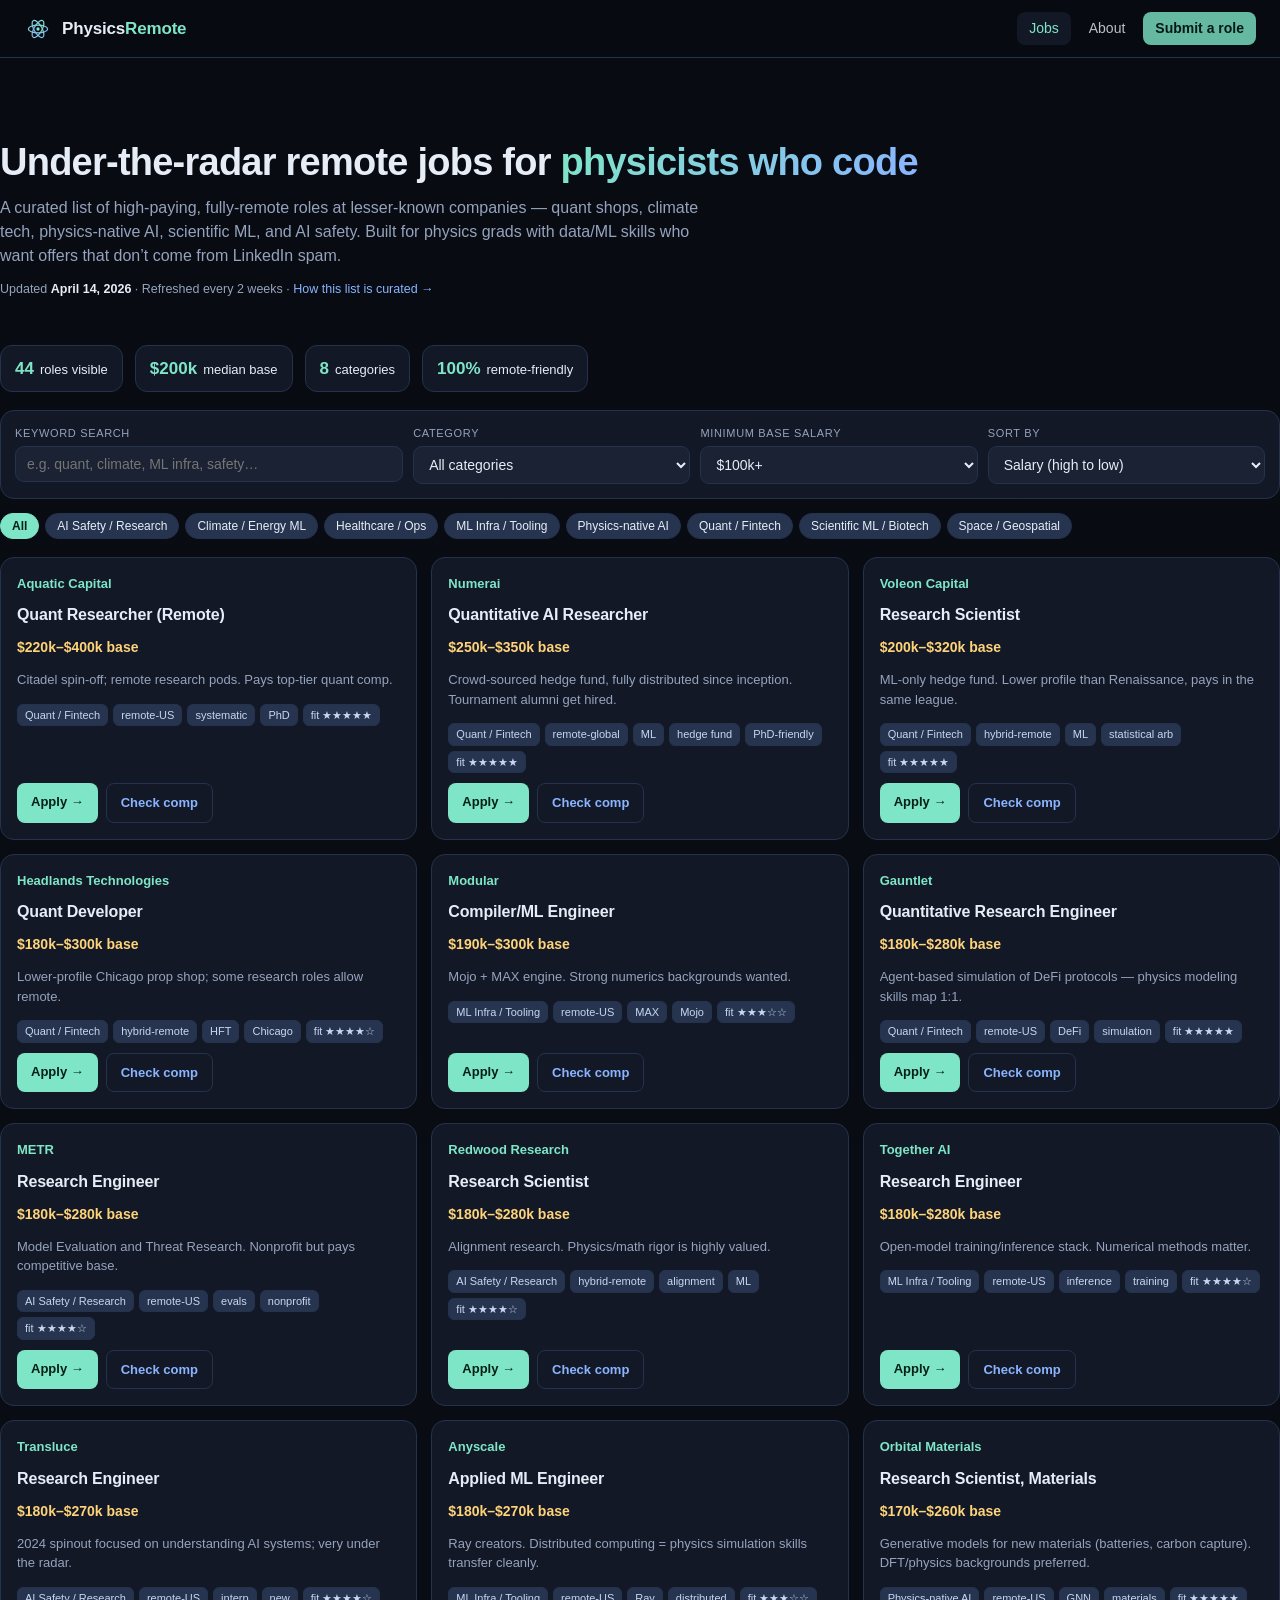
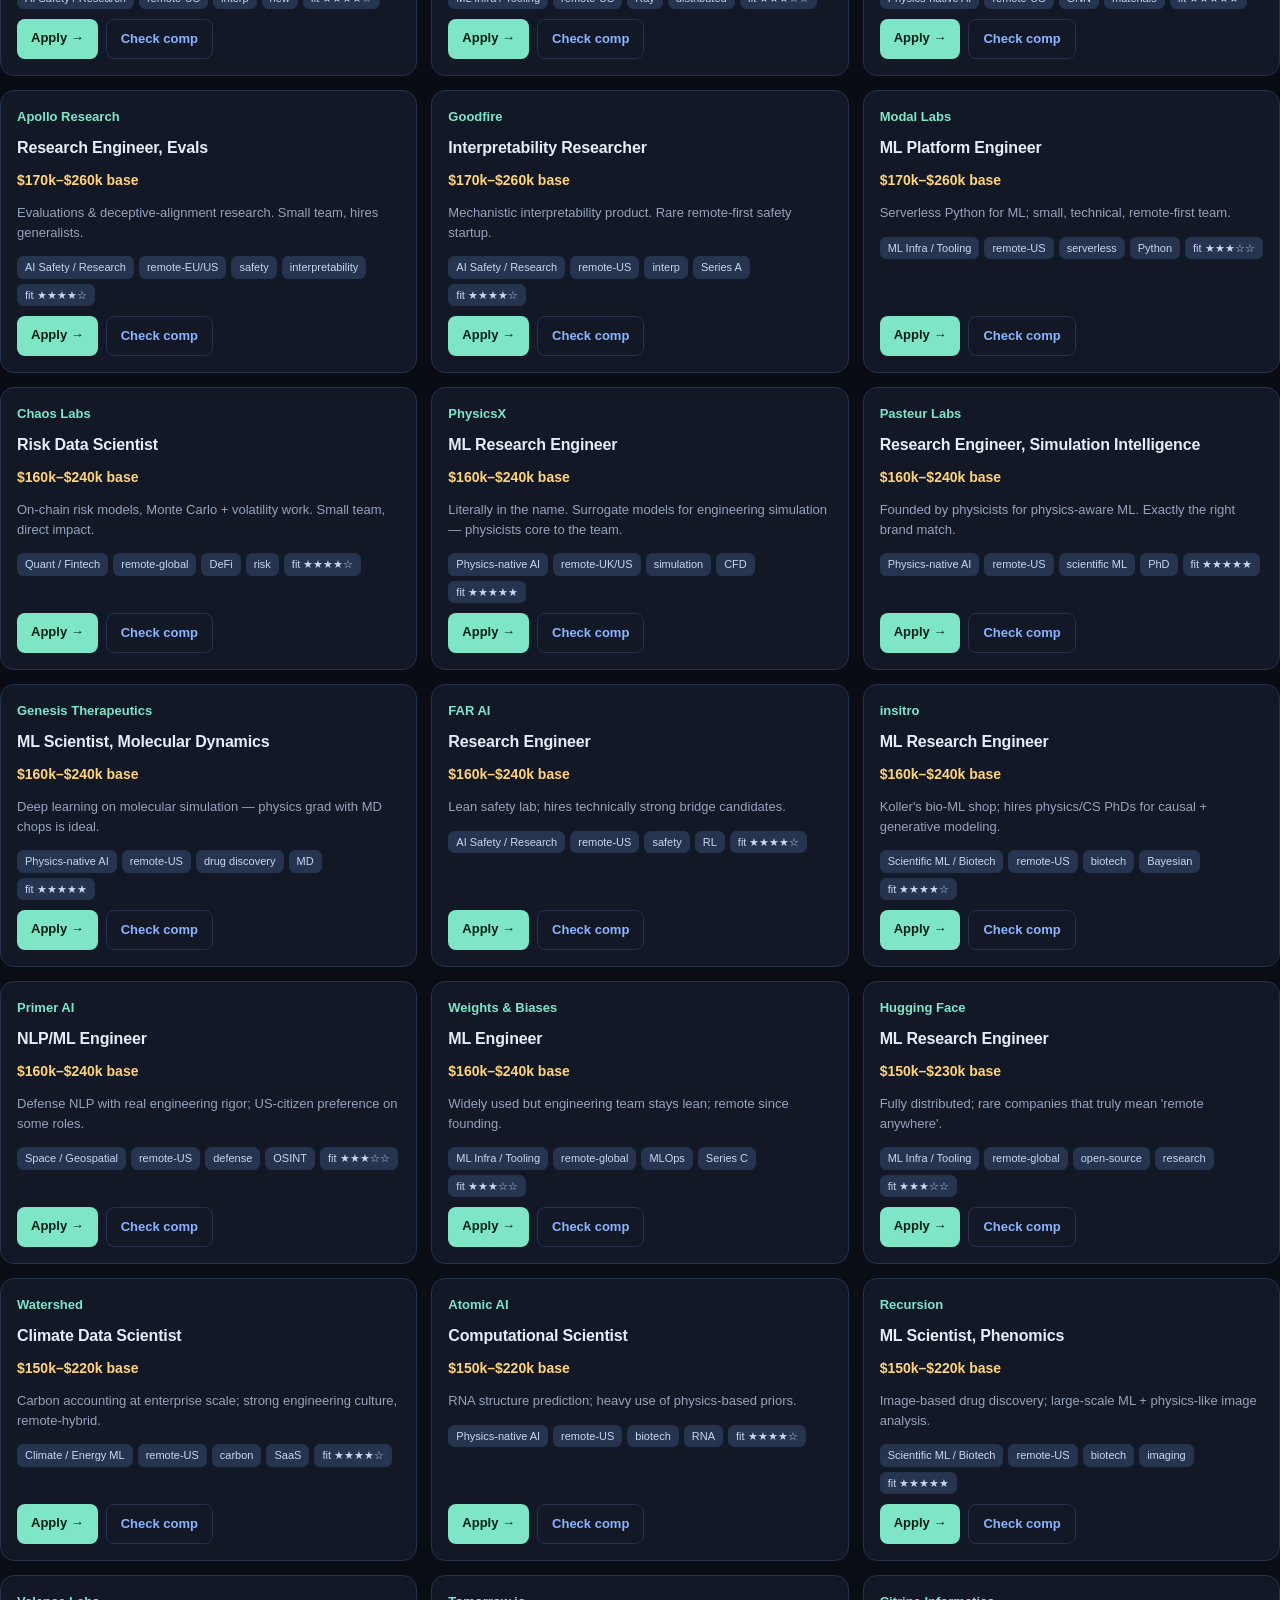
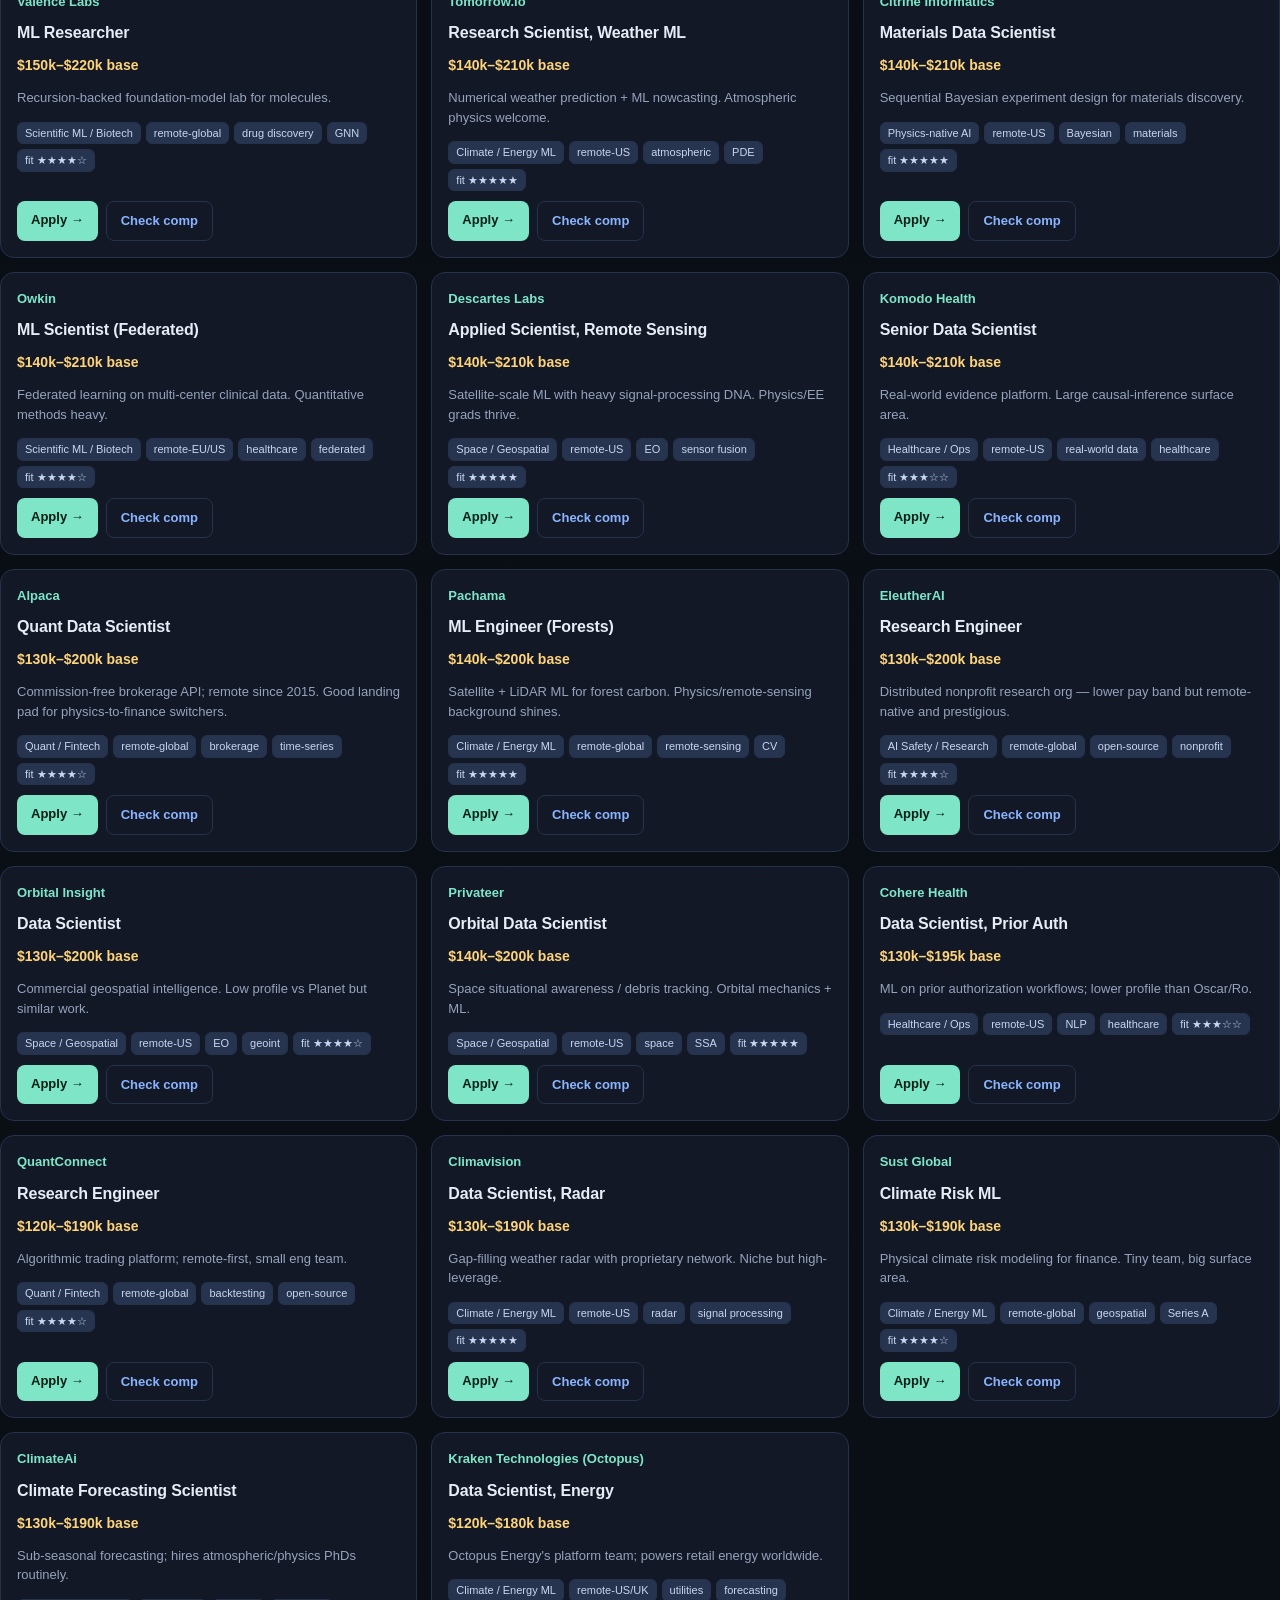
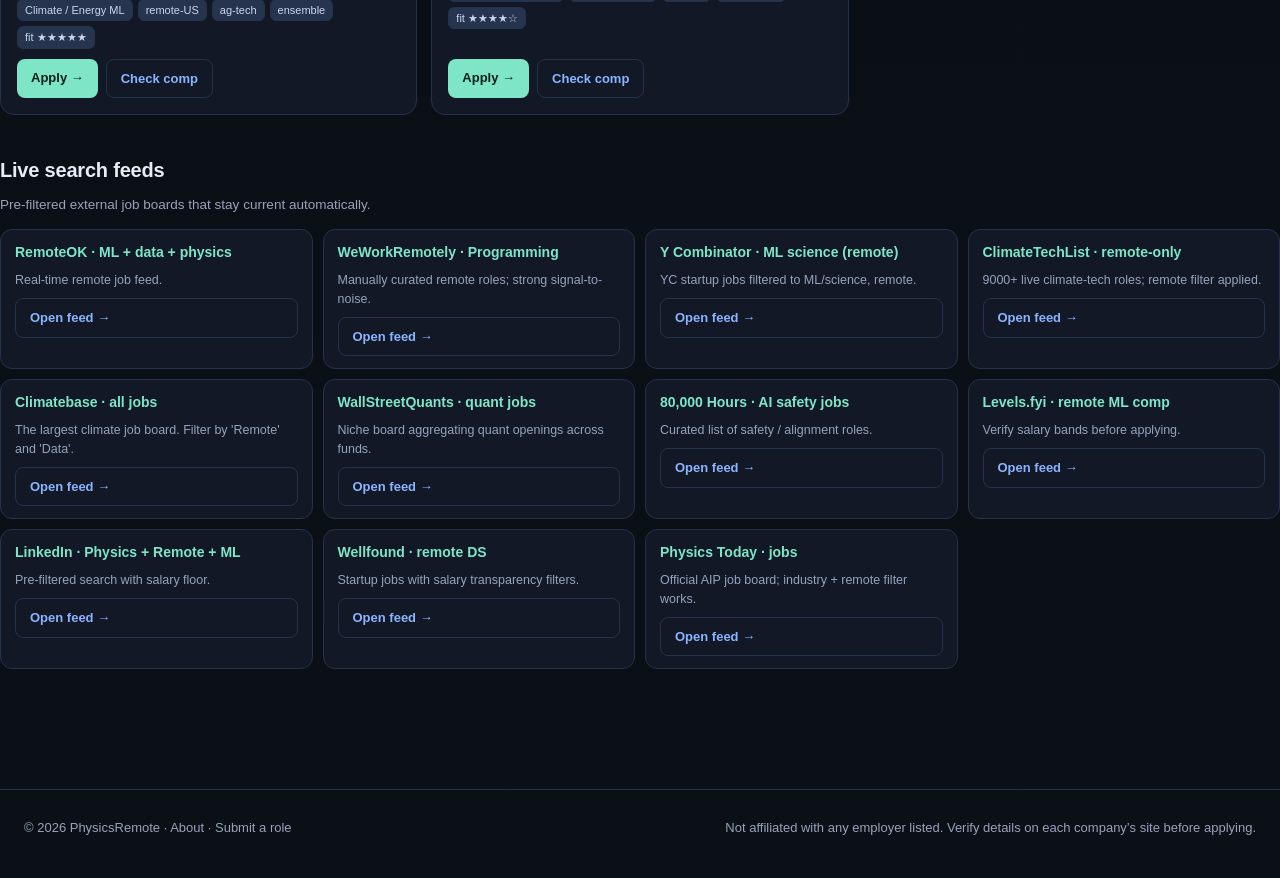
<file: index.html>
<!doctype html>
<html lang="en">
<head>
<meta charset="utf-8" />
<meta name="viewport" content="width=device-width,initial-scale=1" />
<title>PhysicsRemote · Under-the-radar remote jobs for physicists who code</title>
<meta name="description" content="A curated list of under-the-radar, fully-remote roles paying $100k+ for physics grads with data &amp; ML skills. Quant, climate tech, AI safety, scientific ML, and more. Updated every 2 weeks." />
<meta name="theme-color" content="#0b0f16" />
<link rel="icon" type="image/svg+xml" href="assets/favicon.svg" />
<link rel="canonical" href="https://physicsremote.github.io/" />
<meta property="og:type" content="website" />
<meta property="og:title" content="PhysicsRemote · Under-the-radar remote jobs for physicists who code" />
<meta property="og:description" content="Curated high-pay remote roles for physics grads with ML/data skills. Updated every 2 weeks." />
<meta property="og:url" content="https://physicsremote.github.io/" />
<meta name="twitter:card" content="summary_large_image" />
<meta name="twitter:title" content="PhysicsRemote" />
<meta name="twitter:description" content="Under-the-radar remote jobs for physicists who code. Updated every 2 weeks." />
<link rel="stylesheet" href="assets/styles.css" />
<script type="application/ld+json">
{"@context":"https://schema.org","@type":"WebSite","name":"PhysicsRemote","url":"https://physicsremote.github.io/","description":"Curated under-the-radar remote jobs for physics grads with ML/data skills."}
</script>
</head>
<body>
<nav class="nav">
  <div class="nav-inner">
    <a class="brand" href="./">
      <svg viewBox="0 0 64 64" aria-hidden="true">
        <defs><linearGradient id="bg" x1="0" x2="1" y1="0" y2="1">
          <stop offset="0" stop-color="#7ee6c7"/><stop offset="1" stop-color="#8ab4ff"/>
        </linearGradient></defs>
        <g fill="none" stroke="url(#bg)" stroke-width="2.8">
          <ellipse cx="32" cy="32" rx="22" ry="9"/>
          <ellipse cx="32" cy="32" rx="22" ry="9" transform="rotate(60 32 32)"/>
          <ellipse cx="32" cy="32" rx="22" ry="9" transform="rotate(120 32 32)"/>
        </g>
        <circle cx="32" cy="32" r="3.8" fill="#7ee6c7"/>
      </svg>
      <span class="brand-name">Physics<em>Remote</em></span>
    </a>
    <div class="nav-links">
      <a href="./" class="active">Jobs</a>
      <a href="about.html">About</a>
      <a class="nav-cta" href="submit.html">Submit a role</a>
    </div>
  </div>
</nav>
<main class="wrap page">
  <section class="hero">
    <h1>Under-the-radar remote jobs for <em>physicists who code</em></h1>
    <p class="lede">A curated list of high-paying, fully-remote roles at lesser-known companies &mdash; quant shops, climate tech, physics-native AI, scientific ML, and AI safety. Built for physics grads with data/ML skills who want offers that don&rsquo;t come from LinkedIn spam.</p>
    <div class="meta">Updated <b id="lastUpdated">&hellip;</b> &middot; Refreshed every 2 weeks &middot; <a href="about.html">How this list is curated &rarr;</a></div>
  </section>
  <div class="stats">
    <div class="stat"><b id="stCount">0</b>roles visible</div>
    <div class="stat"><b id="stMedian">&mdash;</b>median base</div>
    <div class="stat"><b id="stCats">0</b>categories</div>
    <div class="stat"><b>100%</b>remote-friendly</div>
  </div>
  <div class="controls">
    <div><label for="q">Keyword search</label><input id="q" type="text" placeholder="e.g. quant, climate, ML infra, safety&hellip;" /></div>
    <div><label for="cat">Category</label><select id="cat"><option value="">All categories</option></select></div>
    <div><label for="minsal">Minimum base salary</label><select id="minsal"><option value="0">$100k+</option><option value="130">$130k+</option><option value="160">$160k+</option><option value="200">$200k+</option><option value="250">$250k+</option></select></div>
    <div><label for="sort">Sort by</label><select id="sort"><option value="salary">Salary (high to low)</option><option value="fit">Physics fit</option><option value="company">Company A-Z</option></select></div>
  </div>
  <div class="tagbar" id="tagbar"></div>
  <div class="grid" id="grid"></div>
  <div class="empty" id="empty" style="display:none">No matches. Loosen filters or clear the search.</div>
  <section class="block">
    <h2>Live search feeds</h2>
    <p class="sub">Pre-filtered external job boards that stay current automatically.</p>
    <div class="feeds" id="feeds"></div>
  </section>
</main>
<footer class="footer">
  <div class="wrap footer-inner">
    <div>&copy; 2026 PhysicsRemote &middot; <a href="about.html">About</a> &middot; <a href="submit.html">Submit a role</a></div>
    <div>Not affiliated with any employer listed. Verify details on each company&rsquo;s site before applying.</div>
  </div>
</footer>
<script src="assets/app.js"></script>
</body>
</html>
</file>
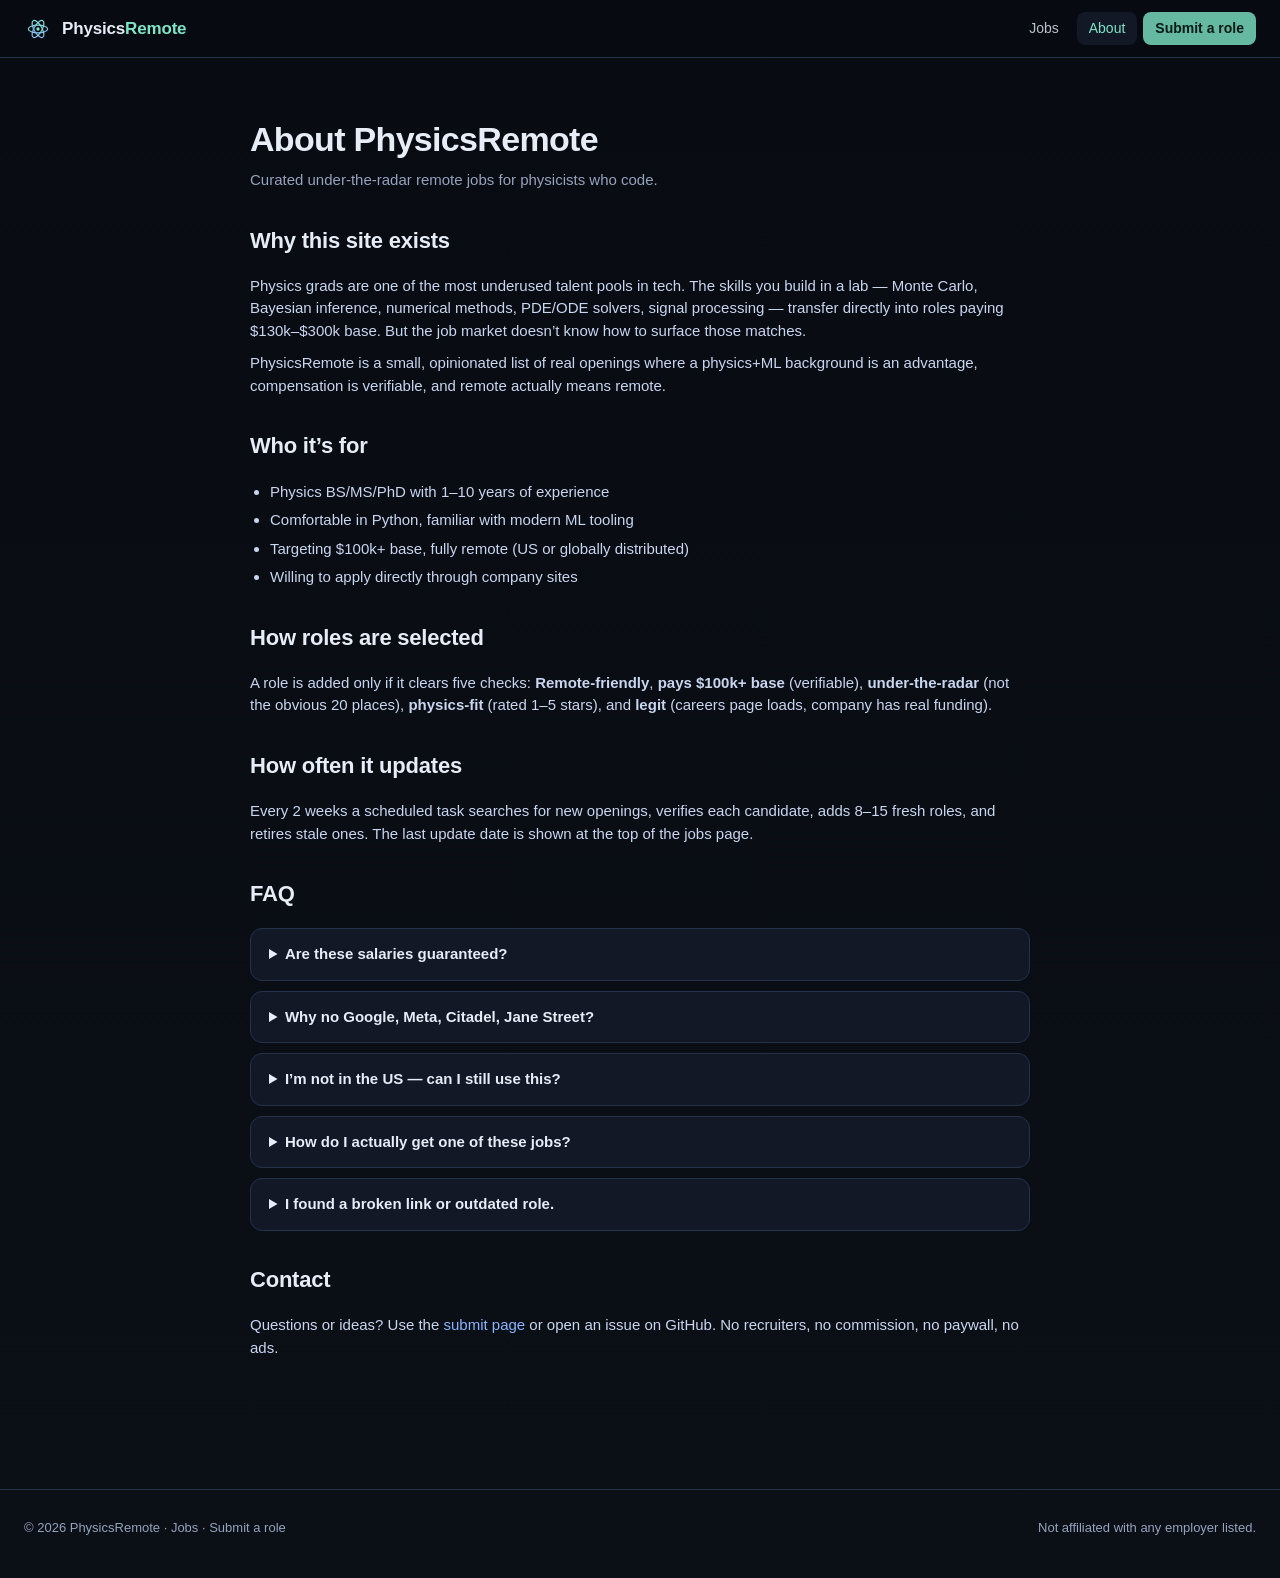
<file: about.html>
<!doctype html>
<html lang="en">
<head>
<meta charset="utf-8" />
<meta name="viewport" content="width=device-width,initial-scale=1" />
<title>About &middot; PhysicsRemote</title>
<meta name="description" content="How PhysicsRemote curates under-the-radar remote jobs for physics grads with ML/data skills." />
<meta name="theme-color" content="#0b0f16" />
<link rel="icon" type="image/svg+xml" href="assets/favicon.svg" />
<link rel="stylesheet" href="assets/styles.css" />
</head>
<body>
<nav class="nav"><div class="nav-inner">
  <a class="brand" href="./"><svg viewBox="0 0 64 64"><defs><linearGradient id="bg" x1="0" x2="1" y1="0" y2="1"><stop offset="0" stop-color="#7ee6c7"/><stop offset="1" stop-color="#8ab4ff"/></linearGradient></defs><g fill="none" stroke="url(#bg)" stroke-width="2.8"><ellipse cx="32" cy="32" rx="22" ry="9"/><ellipse cx="32" cy="32" rx="22" ry="9" transform="rotate(60 32 32)"/><ellipse cx="32" cy="32" rx="22" ry="9" transform="rotate(120 32 32)"/></g><circle cx="32" cy="32" r="3.8" fill="#7ee6c7"/></svg><span class="brand-name">Physics<em>Remote</em></span></a>
  <div class="nav-links"><a href="./">Jobs</a><a href="about.html" class="active">About</a><a class="nav-cta" href="submit.html">Submit a role</a></div>
</div></nav>
<main class="wrap page narrow prose">
<h1 style="font-size:34px;letter-spacing:-.02em;margin:24px 0 4px">About PhysicsRemote</h1>
<p style="color:var(--muted);font-size:15px;margin:0 0 24px">Curated under-the-radar remote jobs for physicists who code.</p>
<h2>Why this site exists</h2>
<p>Physics grads are one of the most underused talent pools in tech. The skills you build in a lab &mdash; Monte Carlo, Bayesian inference, numerical methods, PDE/ODE solvers, signal processing &mdash; transfer directly into roles paying $130k&ndash;$300k base. But the job market doesn&rsquo;t know how to surface those matches.</p>
<p>PhysicsRemote is a small, opinionated list of real openings where a physics+ML background is an advantage, compensation is verifiable, and remote actually means remote.</p>
<h2>Who it&rsquo;s for</h2>
<ul>
  <li>Physics BS/MS/PhD with 1&ndash;10 years of experience</li>
  <li>Comfortable in Python, familiar with modern ML tooling</li>
  <li>Targeting $100k+ base, fully remote (US or globally distributed)</li>
  <li>Willing to apply directly through company sites</li>
</ul>
<h2>How roles are selected</h2>
<p>A role is added only if it clears five checks: <b>Remote-friendly</b>, <b>pays $100k+ base</b> (verifiable), <b>under-the-radar</b> (not the obvious 20 places), <b>physics-fit</b> (rated 1&ndash;5 stars), and <b>legit</b> (careers page loads, company has real funding).</p>
<h2>How often it updates</h2>
<p>Every 2 weeks a scheduled task searches for new openings, verifies each candidate, adds 8&ndash;15 fresh roles, and retires stale ones. The last update date is shown at the top of the jobs page.</p>
<h2>FAQ</h2>
<details><summary>Are these salaries guaranteed?</summary><p>No. Ranges are <b>base salary targets</b> for mid-level US roles from public sources. Bonus + equity often add 30&ndash;100% more. Always verify on Levels.fyi.</p></details>
<details><summary>Why no Google, Meta, Citadel, Jane Street?</summary><p>They already have your attention. PhysicsRemote surfaces places you didn&rsquo;t already know to apply.</p></details>
<details><summary>I&rsquo;m not in the US &mdash; can I still use this?</summary><p>Several listings are tagged <code>remote-global</code> or <code>remote-EU/US</code>. Filter by those tags.</p></details>
<details><summary>How do I actually get one of these jobs?</summary><p>Apply directly through company careers pages, lead with transferable quantitative work, and prep for domain-specific interviews (order-statistics for quant, physics-informed nets for scientific ML, mechanistic interp for safety).</p></details>
<details><summary>I found a broken link or outdated role.</summary><p>Please <a href="submit.html">submit an update</a>. It takes 30 seconds.</p></details>
<h2>Contact</h2>
<p>Questions or ideas? Use the <a href="submit.html">submit page</a> or open an issue on GitHub. No recruiters, no commission, no paywall, no ads.</p>
</main>
<footer class="footer"><div class="wrap footer-inner">
  <div>&copy; 2026 PhysicsRemote &middot; <a href="./">Jobs</a> &middot; <a href="submit.html">Submit a role</a></div>
  <div>Not affiliated with any employer listed.</div>
</div></footer>
</body></html>
</file>
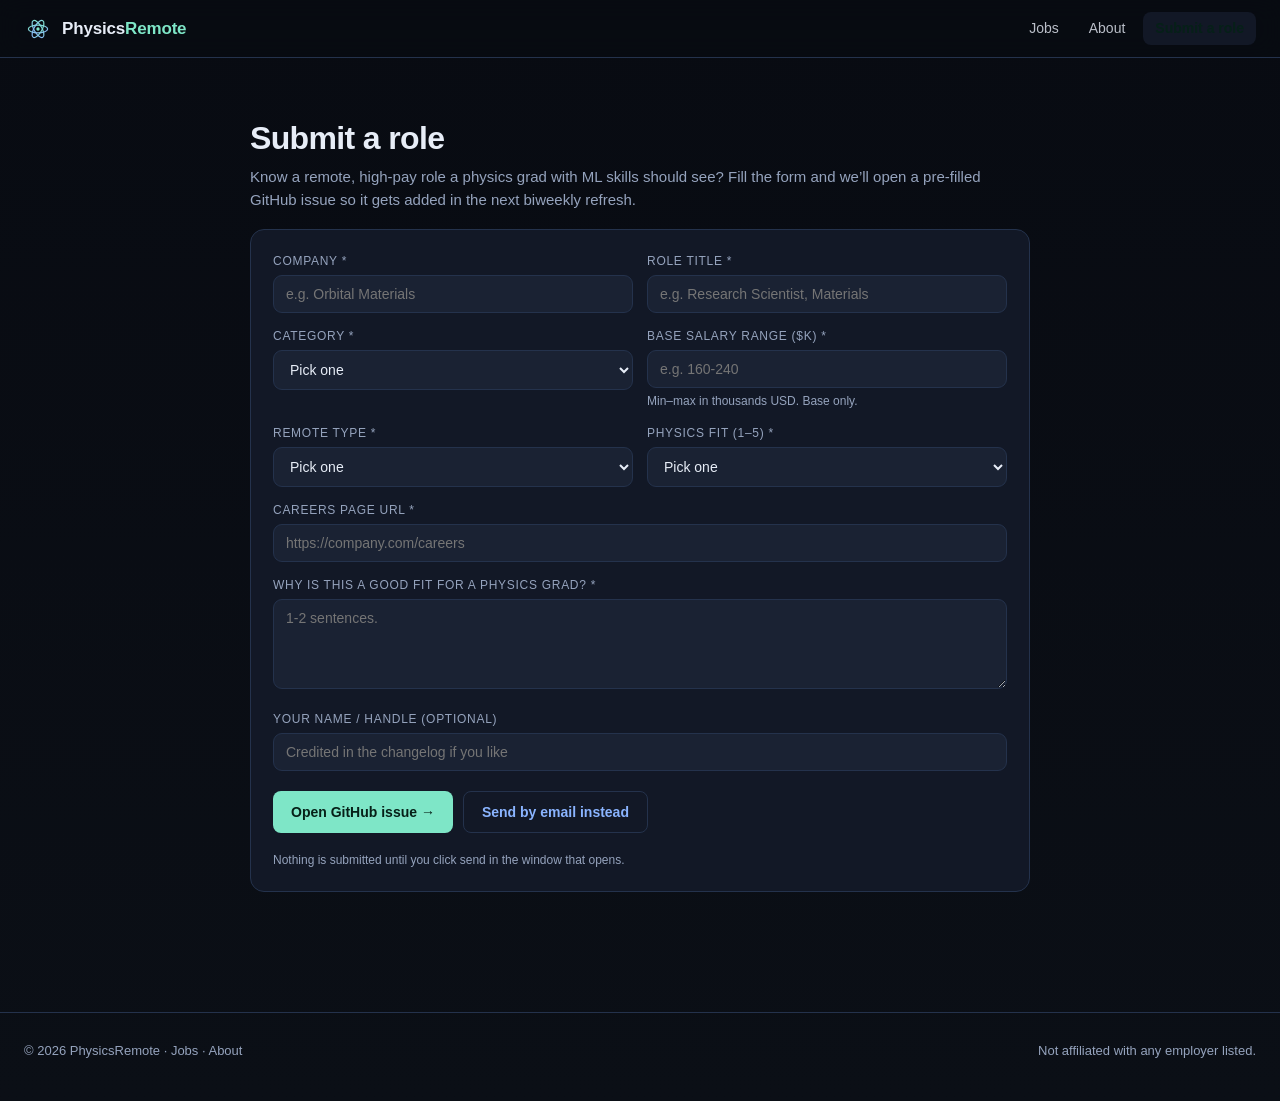
<file: submit.html>
<!doctype html>
<html lang="en">
<head>
<meta charset="utf-8" />
<meta name="viewport" content="width=device-width,initial-scale=1" />
<title>Submit a role &middot; PhysicsRemote</title>
<meta name="description" content="Submit a remote job for physicists to PhysicsRemote." />
<meta name="theme-color" content="#0b0f16" />
<link rel="icon" type="image/svg+xml" href="assets/favicon.svg" />
<link rel="stylesheet" href="assets/styles.css" />
</head>
<body>
<nav class="nav">
  <div class="nav-inner">
    <a class="brand" href="./">
      <svg viewBox="0 0 64 64" aria-hidden="true">
        <defs><linearGradient id="bg" x1="0" x2="1" y1="0" y2="1">
          <stop offset="0" stop-color="#7ee6c7"/><stop offset="1" stop-color="#8ab4ff"/>
        </linearGradient></defs>
        <g fill="none" stroke="url(#bg)" stroke-width="2.8">
          <ellipse cx="32" cy="32" rx="22" ry="9"/>
          <ellipse cx="32" cy="32" rx="22" ry="9" transform="rotate(60 32 32)"/>
          <ellipse cx="32" cy="32" rx="22" ry="9" transform="rotate(120 32 32)"/>
        </g>
        <circle cx="32" cy="32" r="3.8" fill="#7ee6c7"/>
      </svg>
      <span class="brand-name">Physics<em>Remote</em></span>
    </a>
    <div class="nav-links">
      <a href="./">Jobs</a>
      <a href="about.html">About</a>
      <a class="nav-cta active" href="submit.html">Submit a role</a>
    </div>
  </div>
</nav>
<main class="wrap page narrow prose">
  <h1 style="font-size:32px;letter-spacing:-.02em;margin:24px 0 4px">Submit a role</h1>
  <p style="color:var(--muted);margin:0 0 18px">Know a remote, high-pay role a physics grad with ML skills should see? Fill the form and we&rsquo;ll open a pre-filled GitHub issue so it gets added in the next biweekly refresh.</p>
  <form class="form" id="submitForm" onsubmit="return build(event)">
    <div class="form-row">
      <div><label for="company">Company *</label><input id="company" required placeholder="e.g. Orbital Materials" /></div>
      <div><label for="role">Role title *</label><input id="role" required placeholder="e.g. Research Scientist, Materials" /></div>
    </div>
    <div class="form-row">
      <div>
        <label for="cat">Category *</label>
        <select id="cat" required>
          <option value="">Pick one</option>
          <option>Quant / Fintech</option><option>Climate / Energy ML</option>
          <option>Physics-native AI</option><option>AI Safety / Research</option>
          <option>Scientific ML / Biotech</option><option>Space / Geospatial</option>
          <option>ML Infra / Tooling</option><option>Healthcare / Ops</option><option>Other</option>
        </select>
      </div>
      <div><label for="salary">Base salary range ($k) *</label><input id="salary" required placeholder="e.g. 160-240" /><div class="hint">Min&ndash;max in thousands USD. Base only.</div></div>
    </div>
    <div class="form-row">
      <div>
        <label for="remote">Remote type *</label>
        <select id="remote" required>
          <option value="">Pick one</option>
          <option>remote-US</option><option>remote-global</option>
          <option>remote-EU/US</option><option>remote-UK/US</option><option>hybrid-remote</option>
        </select>
      </div>
      <div>
        <label for="fit">Physics fit (1&ndash;5) *</label>
        <select id="fit" required>
          <option value="">Pick one</option>
          <option value="5">5 &mdash; direct match</option><option value="4">4 &mdash; strong fit</option>
          <option value="3">3 &mdash; adjacent / transferable</option>
          <option value="2">2 &mdash; stretch</option><option value="1">1 &mdash; if you really want it</option>
        </select>
      </div>
    </div>
    <div><label for="url">Careers page URL *</label><input id="url" type="url" required placeholder="https://company.com/careers" /></div>
    <div><label for="why">Why is this a good fit for a physics grad? *</label><textarea id="why" required placeholder="1-2 sentences."></textarea></div>
    <div><label for="submitter">Your name / handle (optional)</label><input id="submitter" placeholder="Credited in the changelog if you like" /></div>
    <div style="display:flex;gap:10px;flex-wrap:wrap;margin-top:6px">
      <button type="submit" class="btn lg" data-method="github">Open GitHub issue &rarr;</button>
      <button type="submit" class="btn sec lg" data-method="email">Send by email instead</button>
    </div>
    <div class="hint">Nothing is submitted until you click send in the window that opens.</div>
  </form>
</main>
<footer class="footer">
  <div class="wrap footer-inner">
    <div>&copy; 2026 PhysicsRemote &middot; <a href="./">Jobs</a> &middot; <a href="about.html">About</a></div>
    <div>Not affiliated with any employer listed.</div>
  </div>
</footer>
<script>
const GITHUB_REPO = 'Brandon222555/physicsremote';
const CONTACT_EMAIL = 'quansahb21@gmail.com';
function build(ev){
  ev.preventDefault();
  const method = (ev.submitter && ev.submitter.dataset.method) || 'github';
  const g = id => document.getElementById(id).value.trim();
  const body = ['**Company:** '+g('company'),'**Role:** '+g('role'),'**Category:** '+g('cat'),
    '**Salary:** $'+g('salary')+'k base','**Remote:** '+g('remote'),
    '**Physics fit:** '+g('fit')+'/5','**URL:** '+g('url'),'',
    '**Why it fits a physics grad:**',g('why'),'',
    '_Submitted by: '+(g('submitter')||'anonymous')+'_'].join('\n');
  const title = 'Add role: '+g('company')+' — '+g('role');
  if(method==='github'){
    window.open('https://github.com/'+GITHUB_REPO+'/issues/new?title='+encodeURIComponent(title)+'&body='+encodeURIComponent(body)+'&labels=new-role','_blank','noopener');
  } else {
    window.location.href = 'mailto:'+CONTACT_EMAIL+'?subject='+encodeURIComponent(title)+'&body='+encodeURIComponent(body);
  }
  return false;
}
</script>
</body>
</html>
</file>
<file: assets/styles.css>
/* PhysicsRemote — shared stylesheet */
:root{
  --bg:#0b0f16; --panel:#121826; --panel2:#1a2233; --ink:#e7edf7; --muted:#95a3bd;
  --accent:#7ee6c7; --accent2:#8ab4ff; --warn:#ffd479; --line:#24324c;
  --good:#25c28b; --chip:#26344f; --danger:#ff7a88;
  --radius:14px;
}
*{box-sizing:border-box}
html,body{margin:0;background:linear-gradient(180deg,#080b12 0%,#0b0f16 100%);color:var(--ink);
  font-family:-apple-system,BlinkMacSystemFont,"Segoe UI",Inter,Roboto,sans-serif;line-height:1.5;
  -webkit-font-smoothing:antialiased}
a{color:var(--accent2);text-decoration:none}
a:hover{text-decoration:underline}
button{font-family:inherit}
.wrap{max-width:1280px;margin:0 auto;padding:0 24px}
.page{padding:32px 0 64px}
.narrow{max-width:780px}
.nav{position:sticky;top:0;z-index:50;background:rgba(8,11,18,.82);backdrop-filter:blur(12px);border-bottom:1px solid var(--line)}
.nav-inner{display:flex;align-items:center;justify-content:space-between;padding:12px 24px;max-width:1280px;margin:0 auto}
.brand{display:flex;align-items:center;gap:10px;font-weight:700;color:var(--ink)}
.brand:hover{text-decoration:none}
.brand svg{width:28px;height:28px}
.brand-name{font-size:17px;letter-spacing:-.01em}
.brand-name em{font-style:normal;color:var(--accent)}
.nav-links{display:flex;gap:6px;align-items:center}
.nav-links a{padding:6px 12px;border-radius:8px;font-size:14px;color:var(--ink);opacity:.8}
.nav-links a:hover{background:var(--panel);opacity:1;text-decoration:none}
.nav-links a.active{background:var(--panel);color:var(--accent);opacity:1}
.nav-cta{background:var(--accent);color:#062018 !important;font-weight:600}
.nav-cta:hover{background:#9af0d2;text-decoration:none !important}
.hero{padding:52px 0 24px}
.hero h1{margin:0 0 12px;font-size:38px;letter-spacing:-.02em;line-height:1.1}
.hero h1 em{font-style:normal;background:linear-gradient(120deg,#7ee6c7,#8ab4ff);-webkit-background-clip:text;background-clip:text;-webkit-text-fill-color:transparent}
.hero p.lede{margin:0;font-size:16px;color:var(--muted);max-width:720px}
.hero .meta{margin-top:12px;font-size:12.5px;color:var(--muted)}
.hero .meta b{color:var(--ink);font-weight:600}
.stats{display:flex;gap:12px;flex-wrap:wrap;margin:22px 0 18px}
.stat{background:var(--panel);border:1px solid var(--line);border-radius:12px;padding:10px 14px;font-size:13px}
.stat b{color:var(--accent);font-size:17px;margin-right:6px}
.controls{display:grid;grid-template-columns:1.4fr 1fr 1fr 1fr;gap:10px;background:var(--panel);border:1px solid var(--line);padding:14px;border-radius:var(--radius);margin-bottom:14px}
.controls label{display:block;font-size:11px;text-transform:uppercase;letter-spacing:.06em;color:var(--muted);margin-bottom:4px}
.controls input,.controls select{width:100%;padding:9px 11px;background:var(--panel2);color:var(--ink);border:1px solid var(--line);border-radius:9px;font-size:14px;outline:none;font-family:inherit}
.controls input:focus,.controls select:focus{border-color:var(--accent)}
.tagbar{display:flex;flex-wrap:wrap;gap:6px;margin:8px 0 18px}
.tagbtn{background:var(--chip);color:var(--ink);border:1px solid var(--line);border-radius:999px;padding:5px 11px;font-size:12px;cursor:pointer;transition:background .1s}
.tagbtn:hover{background:#2f4061}
.tagbtn.active{background:var(--accent);color:#062018;border-color:var(--accent);font-weight:600}
.grid{display:grid;grid-template-columns:repeat(auto-fill,minmax(330px,1fr));gap:14px}
.card{background:var(--panel);border:1px solid var(--line);border-radius:var(--radius);padding:16px;display:flex;flex-direction:column;gap:10px;transition:transform .12s,border-color .12s}
.card:hover{border-color:var(--accent);transform:translateY(-2px)}
.card h3{margin:0;font-size:16px;letter-spacing:-.01em}
.card .co{color:var(--accent);font-weight:600;font-size:13px}
.salary{color:var(--warn);font-weight:600;font-size:14px}
.why{color:var(--muted);font-size:13px;margin:2px 0 4px}
.tags{display:flex;flex-wrap:wrap;gap:5px}
.tag{background:var(--chip);border:1px solid var(--line);color:#c9d6f0;border-radius:6px;padding:2px 7px;font-size:11px}
.cta{margin-top:auto;display:flex;gap:8px;flex-wrap:wrap}
.btn{background:var(--accent);color:#062018;border:none;border-radius:8px;padding:9px 14px;font-size:13px;font-weight:600;cursor:pointer;text-decoration:none;display:inline-block;transition:background .1s}
.btn:hover{background:#9af0d2;text-decoration:none}
.btn.sec{background:transparent;color:var(--accent2);border:1px solid var(--line)}
.btn.sec:hover{background:var(--panel2);color:var(--accent)}
.btn.lg{padding:12px 18px;font-size:14px}
.btn.block{display:block;width:100%;text-align:center}
.empty{padding:48px;text-align:center;color:var(--muted);border:1px dashed var(--line);border-radius:var(--radius)}
section.block{margin-top:40px}
section.block h2{font-size:20px;margin:0 0 10px;letter-spacing:-.01em}
section.block p.sub{margin:0 0 14px;color:var(--muted);font-size:13.5px}
.feeds{display:grid;grid-template-columns:repeat(auto-fill,minmax(260px,1fr));gap:10px}
.feed{background:var(--panel);border:1px solid var(--line);border-radius:12px;padding:12px 14px;display:flex;flex-direction:column;gap:8px}
.feed h4{margin:0;font-size:14px;color:var(--accent)}
.feed p{margin:0;font-size:12.5px;color:var(--muted)}
details{background:var(--panel);border:1px solid var(--line);border-radius:12px;padding:14px 18px;margin-top:10px}
summary{cursor:pointer;font-weight:600;font-size:15px}
details[open]{border-color:#2f4061}
details p{color:var(--muted);font-size:14px;margin:10px 0 0}
.prose h2{font-size:22px;margin-top:32px;letter-spacing:-.01em}
.prose h3{font-size:16px;margin-top:22px;color:var(--accent)}
.prose p{color:#c9d6f0;font-size:15px;margin:10px 0}
.prose ul{color:#c9d6f0;font-size:15px;padding-left:20px}
.prose li{margin:6px 0}
.prose code{background:var(--panel2);padding:2px 6px;border-radius:5px;font-size:13px;color:var(--accent)}
.form{background:var(--panel);border:1px solid var(--line);border-radius:var(--radius);padding:22px;display:grid;gap:14px;margin-top:18px}
.form-row{display:grid;grid-template-columns:1fr 1fr;gap:14px}
.form label{font-size:12px;text-transform:uppercase;letter-spacing:.06em;color:var(--muted);display:block;margin-bottom:5px}
.form input,.form textarea,.form select{width:100%;padding:10px 12px;background:var(--panel2);color:var(--ink);border:1px solid var(--line);border-radius:9px;font-size:14px;font-family:inherit;outline:none}
.form input:focus,.form textarea:focus,.form select:focus{border-color:var(--accent)}
.form textarea{min-height:90px;resize:vertical}
.form .hint{font-size:12px;color:var(--muted);margin-top:4px}
.footer{margin-top:56px;padding:28px 0 40px;border-top:1px solid var(--line);color:var(--muted);font-size:13px}
.footer-inner{display:flex;flex-wrap:wrap;gap:16px;justify-content:space-between;align-items:center}
.footer a{color:var(--muted)}
.footer a:hover{color:var(--accent)}
.center{min-height:70vh;display:flex;flex-direction:column;justify-content:center;align-items:center;text-align:center}
.center h1{font-size:82px;margin:0;letter-spacing:-.04em;color:var(--accent)}
.center p{color:var(--muted);margin:6px 0 20px;font-size:16px}
@media (max-width:820px){.controls{grid-template-columns:1fr 1fr}.hero h1{font-size:30px}.form-row{grid-template-columns:1fr}}
@media (max-width:540px){.controls{grid-template-columns:1fr}.nav-links a:not(.nav-cta){display:none}.hero h1{font-size:26px}}
</file>
